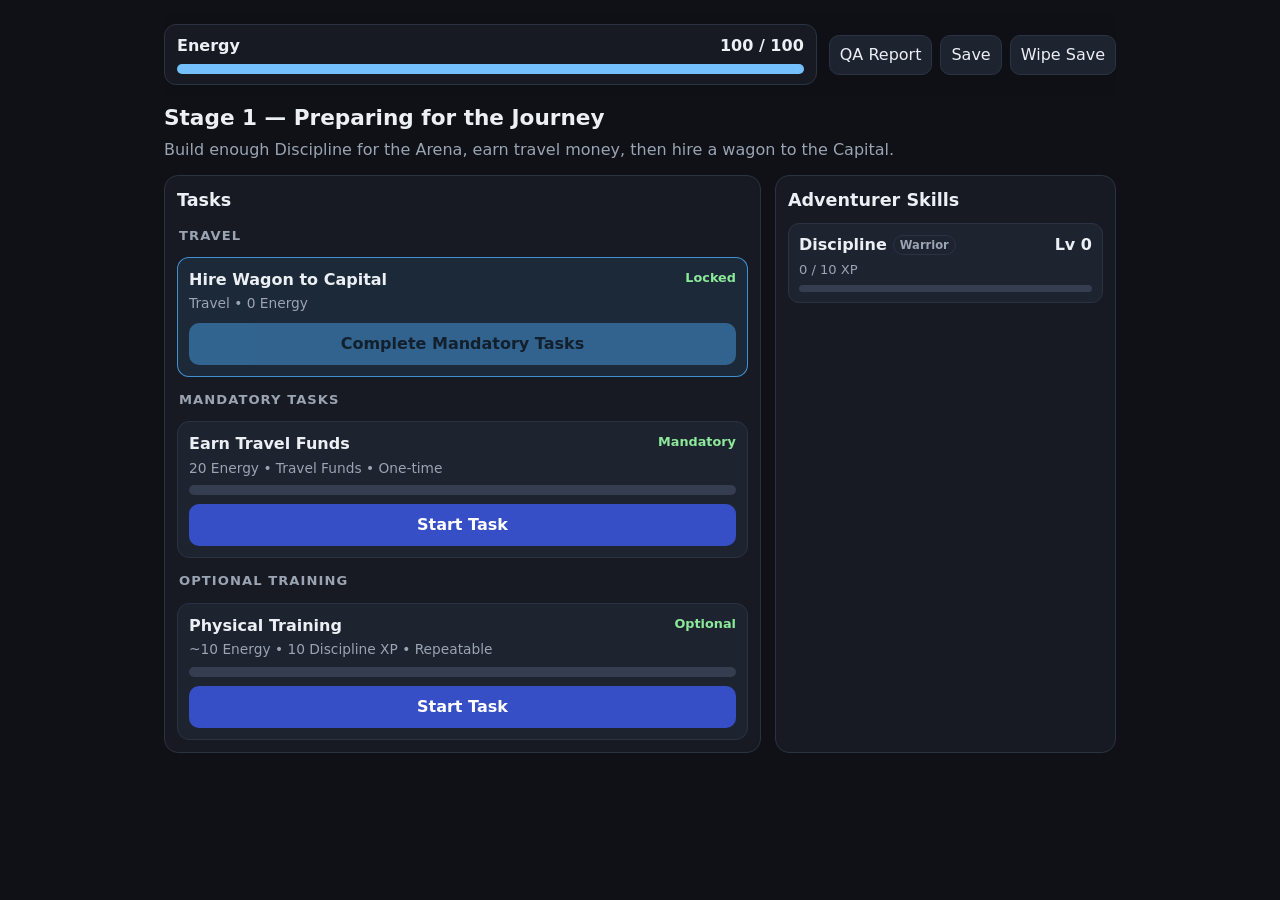
<file: Index.html>
<!DOCTYPE html>
<html lang="en">
<head>
<meta charset="UTF-8" />
<meta name="viewport" content="width=device-width, initial-scale=1.0, viewport-fit=cover" />
<title>Adventure Incremental V13-Warrior-Beta</title>
<link rel="stylesheet" href="styles.css?v=13-warrior-beta1" />
</head>
<body>
<script>window.V11_BUILD = { id: 'warrior-beta', label: 'V13-Warrior-Beta' };</script>
<script src="ui-shell.js?v=13-warrior-beta1"></script>
<script src="core-data.js?v=13-warrior-beta1"></script>
<script src="paths/adventurer.js?v=13-warrior-beta1"></script>
<script src="paths/warrior.js?v=13-warrior-beta1"></script>
<script src="engine.js?v=13-warrior-beta1"></script>
</body>
</html>
</file>
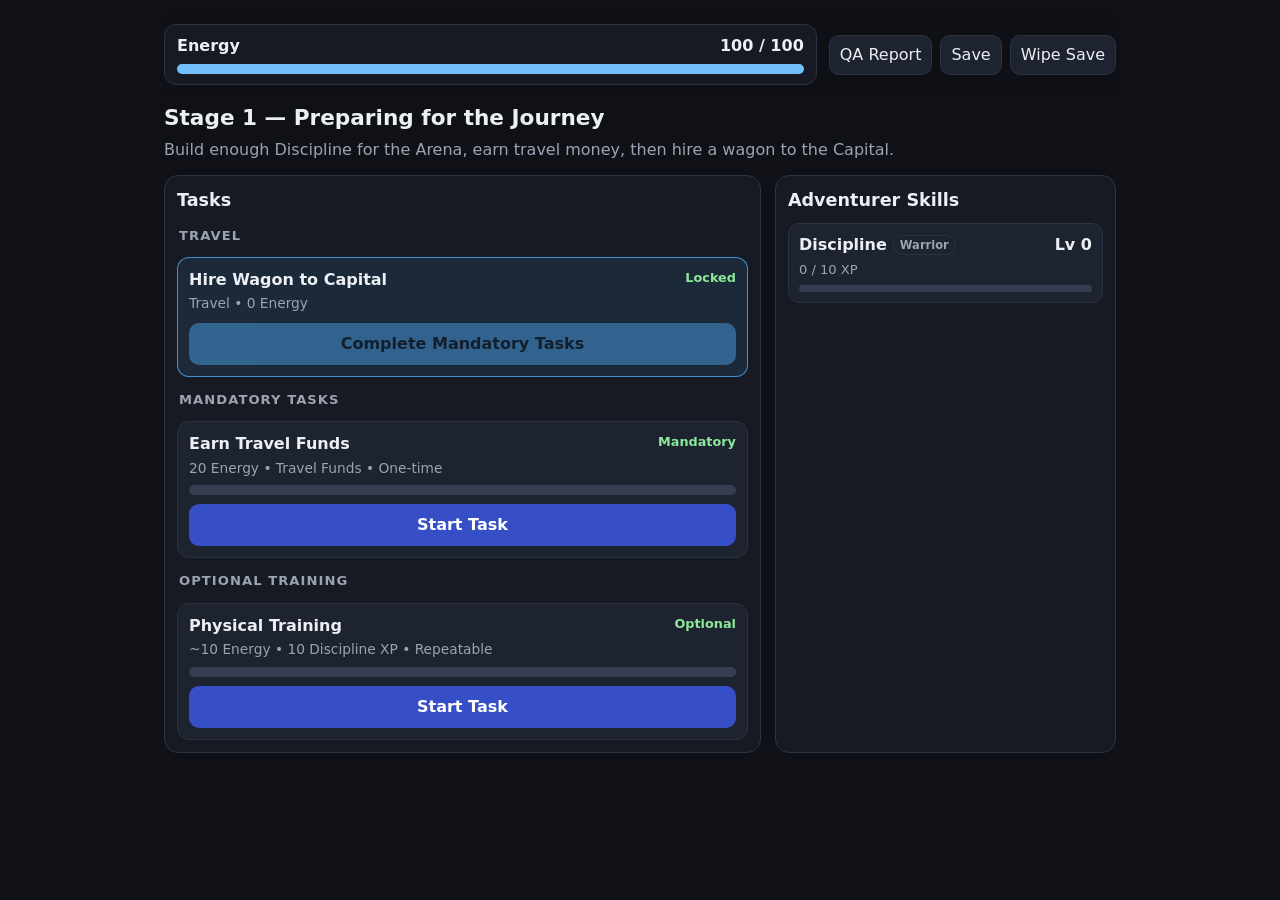
<file: V13-Warrior-Beta.html>
<!DOCTYPE html>
<html lang="en">
<head>
<meta charset="UTF-8" />
<meta name="viewport" content="width=device-width, initial-scale=1.0, viewport-fit=cover" />
<title>Adventure Incremental V13-Warrior-Beta-EnergyCurve</title>
<link rel="stylesheet" href="styles.css?v=13-warrior-beta-energycurve1" />
</head>
<body>
<script>window.V11_BUILD = { id: 'warrior-beta-auto', label: 'V13-Warrior-Beta-EnergyCurve' };</script>
<script src="ui-shell.js?v=13-warrior-beta-energycurve1"></script>
<script src="core-data.js?v=13-warrior-beta-energycurve1"></script>
<script src="paths/adventurer.js?v=13-warrior-beta-energycurve1"></script>
<script src="paths/warrior.js?v=13-warrior-beta-energycurve1"></script>
<script src="engine.js?v=13-warrior-beta-energycurve1"></script>
</body>
</html>
</file>
<file: styles.css>
:root {
    --bg: #0f1117;
    --panel: #171a22;
    --panel2: #1e2330;
    --text: #eceff4;
    --muted: #9aa4b2;
    --accent: #74c0fc;
    --good: #8ce99a;
    --warn: #ffd43b;
    --danger: #ff8787;
    --travel: #4dabf7;
    --border: #2b3242;
    --bar: #353d50;
  }

  * { box-sizing: border-box; }
  body {
    margin: 0;
    background: var(--bg);
    color: var(--text);
    font-family: system-ui, -apple-system, BlinkMacSystemFont, "Segoe UI", sans-serif;
    line-height: 1.4;
  }

  button, input { font: inherit; }

  .app {
    width: min(980px, 100%);
    margin: 0 auto;
    padding: 14px;
  }

  .topbar {
    position: sticky;
    top: 0;
    z-index: 20;
    display: grid;
    grid-template-columns: 1fr auto;
    gap: 12px;
    align-items: center;
    background: rgba(15,17,23,.96);
    backdrop-filter: blur(8px);
    padding: 10px 0 12px;
  }

  .energy-box {
    background: var(--panel);
    border: 1px solid var(--border);
    border-radius: 12px;
    padding: 10px 12px;
  }

  .energy-line {
    display: flex;
    justify-content: space-between;
    gap: 12px;
    font-weight: 700;
  }

  .energy-bar, .progress-bar {
    height: 10px;
    margin-top: 7px;
    border-radius: 999px;
    background: var(--bar);
    overflow: hidden;
  }

  .energy-fill, .progress-fill {
    height: 100%;
    width: 0%;
    background: var(--accent);
    transition: width .08s linear;
  }

  .top-actions {
    display: flex;
    gap: 8px;
  }

  .small-btn {
    border: 1px solid var(--border);
    background: var(--panel2);
    color: var(--text);
    border-radius: 10px;
    padding: 8px 10px;
    cursor: pointer;
  }

  h1, h2, h3 { margin: 0; }
  h1 { font-size: 1.35rem; }
  h2 { font-size: 1.1rem; margin-bottom: 10px; }

  .stage-header {
    margin: 6px 0 14px;
  }

  .stage-header p {
    color: var(--muted);
    margin: 5px 0 0;
  }

  .layout {
    display: grid;
    grid-template-columns: minmax(0, 1.4fr) minmax(270px, .8fr);
    gap: 14px;
  }

  .panel {
    background: var(--panel);
    border: 1px solid var(--border);
    border-radius: 14px;
    padding: 12px;
  }

  .task-list {
    display: grid;
    gap: 10px;
  }

  .task {
    position: relative;
    border: 1px solid var(--border);
    background: var(--panel2);
    border-radius: 12px;
    padding: 11px;
  }

  .task.completed-once {
    border-color: rgba(140,233,154,.55);
  }

  .task.travel {
    border-color: rgba(77,171,247,.8);
    background: rgba(77,171,247,.10);
  }

  .task-title-row {
    display: flex;
    align-items: flex-start;
    justify-content: space-between;
    gap: 10px;
  }

  .task-name {
    font-weight: 800;
    font-size: 1rem;
  }

  .guided-label {
    color: var(--good);
    font-size: .82rem;
    font-weight: 800;
    white-space: nowrap;
  }

  .task-meta {
    color: var(--muted);
    font-size: .86rem;
    margin-top: 3px;
  }

  .task-status {
    white-space: nowrap;
    color: var(--good);
    font-size: .8rem;
    font-weight: 700;
  }

  .task button {
    margin-top: 9px;
    width: 100%;
    border: 0;
    border-radius: 10px;
    padding: 10px;
    background: #364fc7;
    color: white;
    font-weight: 800;
    cursor: pointer;
  }

  .task.travel button {
    background: var(--travel);
    color: #07131f;
  }

  .task button:disabled {
    opacity: .45;
    cursor: not-allowed;
  }

  .task-running {
    margin-top: 8px;
    color: var(--muted);
    font-size: .85rem;
  }

  .skills {
    display: grid;
    gap: 9px;
  }

  .skill {
    border: 1px solid var(--border);
    border-radius: 11px;
    background: var(--panel2);
    padding: 10px;
  }

  .skill-head {
    display: flex;
    justify-content: space-between;
    gap: 10px;
    align-items: baseline;
  }

  .skill-name {
    font-weight: 800;
  }

  .tag {
    display: inline-block;
    margin-left: 6px;
    font-size: .72rem;
    color: var(--muted);
    border: 1px solid var(--border);
    border-radius: 999px;
    padding: 1px 6px;
    vertical-align: middle;
  }

  .skill-level {
    font-weight: 800;
  }

  .skill-xp {
    margin-top: 5px;
    color: var(--muted);
    font-size: .82rem;
  }

  .skill-speed {
    margin-top: 5px;
    font-size: .86rem;
    font-weight: 750;
  }

  .skill-progress {
    margin-top: 6px;
    height: 7px;
    border-radius: 999px;
    background: var(--bar);
    overflow: hidden;
  }

  .skill-progress > div {
    height: 100%;
    background: var(--good);
  }

  .tooltip {
    position: fixed;
    z-index: 100;
    width: min(360px, calc(100vw - 24px));
    background: #0b0d12;
    color: var(--text);
    border: 1px solid #3b4356;
    border-radius: 12px;
    padding: 11px 12px;
    box-shadow: 0 10px 35px rgba(0,0,0,.45);
    pointer-events: none;
    opacity: 0;
    transform: translateY(5px);
    transition: opacity .08s ease, transform .08s ease;
    white-space: pre-line;
    font-size: .9rem;
  }

  .tooltip.show {
    opacity: 1;
    transform: translateY(0);
  }

  .story-screen {
    display: none;
    min-height: 55vh;
    align-items: center;
    justify-content: center;
  }

  .story-card {
    width: min(650px, 100%);
    background: var(--panel);
    border: 1px solid var(--border);
    border-radius: 16px;
    padding: 20px;
  }

  .story-card p {
    color: var(--muted);
  }

  .story-card button {
    width: 100%;
    border: 0;
    border-radius: 10px;
    padding: 11px;
    background: #364fc7;
    color: white;
    font-weight: 800;
    cursor: pointer;
  }

  .debug {
    margin-top: 14px;
    color: var(--muted);
    font-size: .82rem;
  }

  details {
    background: var(--panel);
    border: 1px solid var(--border);
    border-radius: 12px;
    padding: 9px 11px;
  }

  details summary {
    cursor: pointer;
    color: var(--muted);
    font-weight: 700;
  }

  .debug-grid {
    display: grid;
    grid-template-columns: 1fr 1fr;
    gap: 8px;
    margin-top: 9px;
  }

  .debug-grid label {
    display: grid;
    gap: 4px;
  }

  .debug-grid input {
    width: 100%;
    background: #0d1016;
    color: var(--text);
    border: 1px solid var(--border);
    border-radius: 8px;
    padding: 7px;
  }

  .debug-note {
    margin: 8px 0 0;
  }

  @media (max-width: 760px) {
    .layout { grid-template-columns: 1fr; }
    .topbar { grid-template-columns: 1fr; }
    .top-actions { justify-content: flex-end; }
  }


/* Temporary QA control; safe to hide/remove before release. */
.qa-toggle {
  display: inline-flex;
  align-items: center;
  gap: 0.35rem;
  padding: 0.35rem 0.55rem;
  border: 1px dashed rgba(120, 190, 255, 0.55);
  border-radius: 6px;
  font-size: 0.82rem;
  white-space: nowrap;
  cursor: pointer;
  user-select: none;
}

.qa-toggle input {
  margin: 0;
}


/* V13-Warrior-Beta playtest report */
.qa-report-overlay {
  position: fixed;
  inset: 0;
  z-index: 10000;
  background: rgba(0, 0, 0, 0.78);
  align-items: center;
  justify-content: center;
  padding: 20px;
}
.qa-report-card {
  width: min(900px, 96vw);
  max-height: 90vh;
  overflow: auto;
  background: #15171d;
  border: 1px solid #4a4f5e;
  border-radius: 12px;
  padding: 18px;
  box-shadow: 0 16px 60px rgba(0,0,0,.5);
}
.qa-report-card h2 { margin-top: 0; }
#qaReportText {
  width: 100%;
  min-height: 55vh;
  resize: vertical;
  box-sizing: border-box;
  background: #0d0f14;
  color: #e7e9ef;
  border: 1px solid #4a4f5e;
  border-radius: 8px;
  padding: 12px;
  font: 13px/1.4 ui-monospace, SFMono-Regular, Menlo, Consolas, monospace;
}
.qa-report-actions {
  display: flex;
  gap: 10px;
  justify-content: flex-end;
  margin-top: 12px;
}

/* V13 Warrior Beta — one-shot stage automation */
.auto-status {
  margin: -2px 0 10px;
  padding: 8px 10px;
  border: 1px solid var(--border);
  border-radius: 9px;
  font-size: .82rem;
  line-height: 1.35;
}

.auto-status.locked {
  color: var(--muted);
  background: rgba(255,255,255,.025);
}

.auto-status.unlocked {
  color: var(--good);
  border-color: rgba(140,233,154,.45);
  background: rgba(140,233,154,.07);
}

.task-right-column {
  display: flex;
  flex-direction: column;
  align-items: flex-end;
  gap: 6px;
  flex: 0 0 auto;
}

.auto-task-toggle {
  display: inline-flex;
  align-items: center;
  gap: 5px;
  font-size: .78rem;
  font-weight: 800;
  color: var(--good);
  cursor: pointer;
  user-select: none;
}

.auto-task-toggle.locked {
  color: var(--muted);
  cursor: not-allowed;
  opacity: .55;
}

.auto-task-toggle input {
  margin: 0;
  accent-color: #69db7c;
}

/* V13 Warrior Beta — global Auto pause/resume */
.task-panel-heading {
  display: flex;
  align-items: center;
  justify-content: space-between;
  gap: 12px;
}

.task-panel-heading h2 {
  margin-right: auto;
}

.auto-master-toggle {
  align-items: center;
  gap: 6px;
  padding: 5px 8px;
  border: 1px solid rgba(130, 205, 150, 0.45);
  border-radius: 6px;
  cursor: pointer;
  user-select: none;
  font-size: 0.82rem;
  font-weight: 700;
}

.auto-master-toggle input {
  margin: 0;
}

.auto-status.paused {
  border-color: rgba(220, 190, 95, 0.45);
  color: #dfc976;
}
</file>
